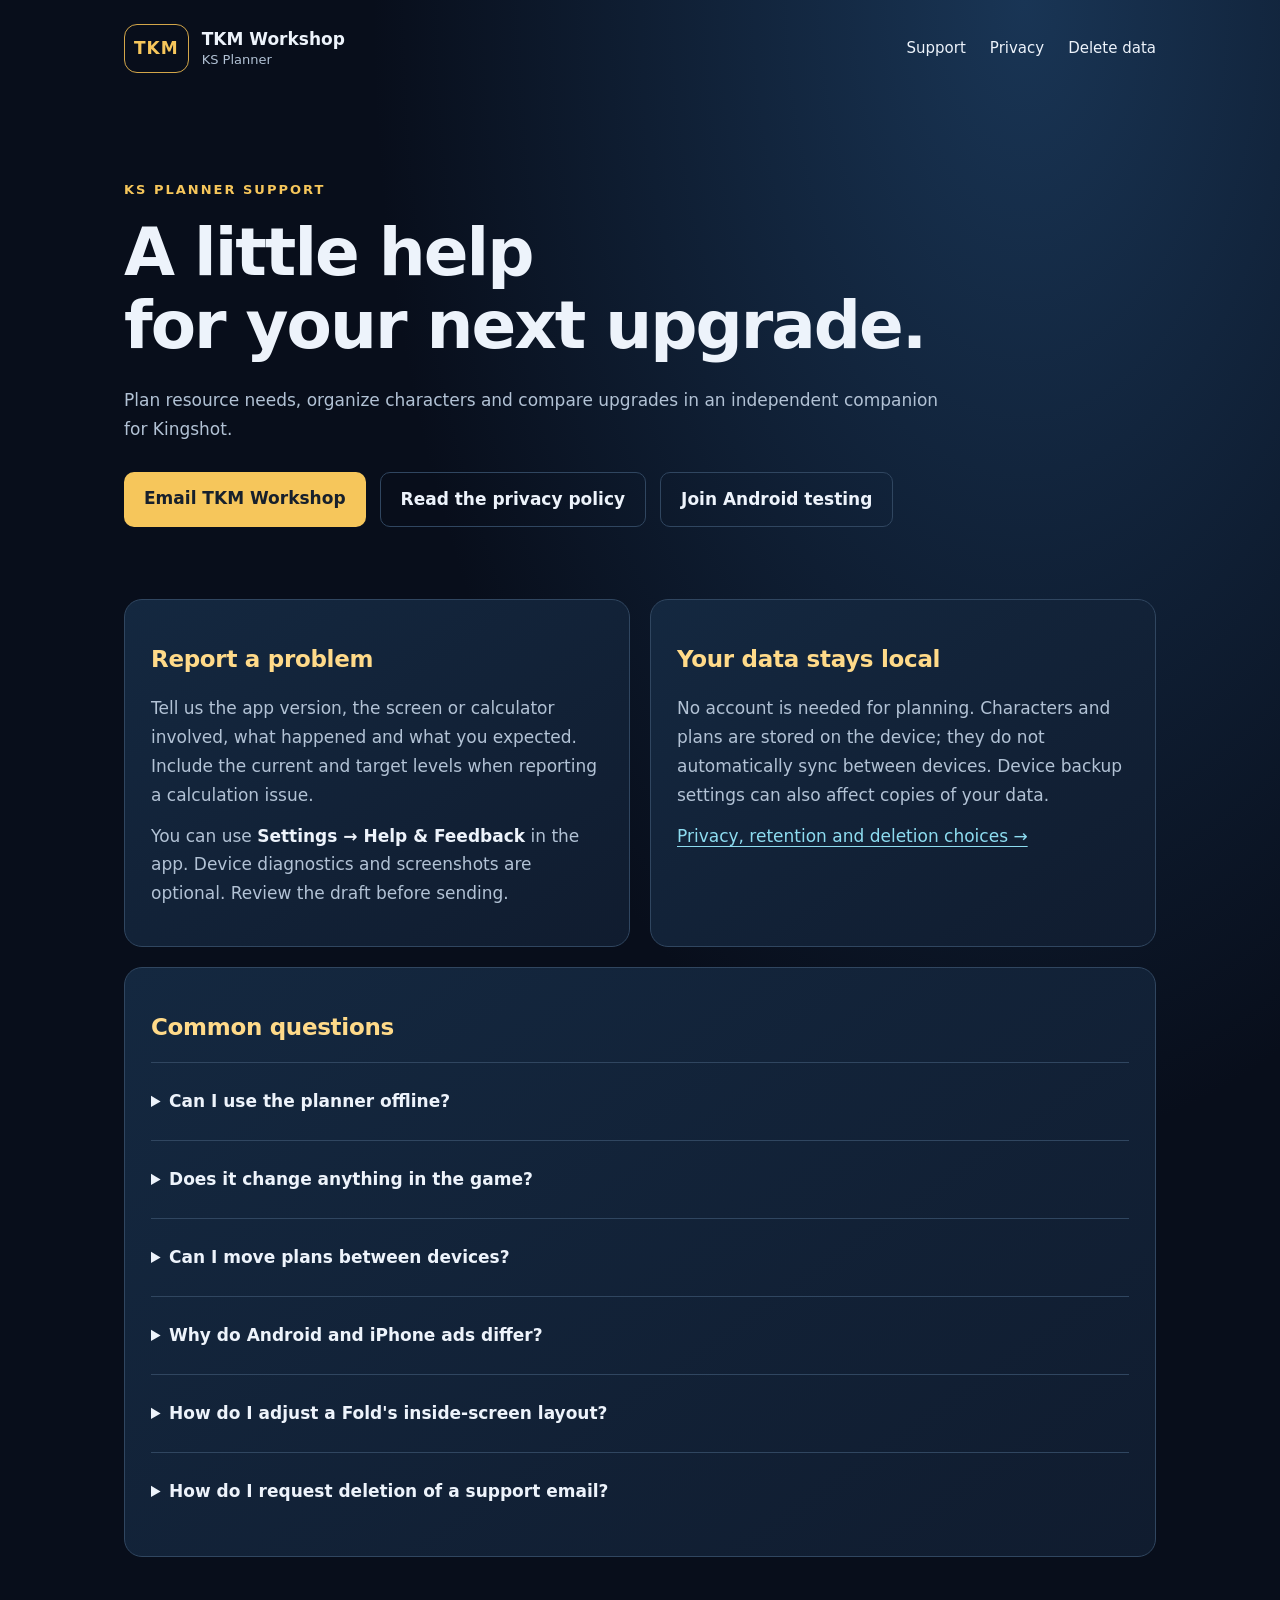
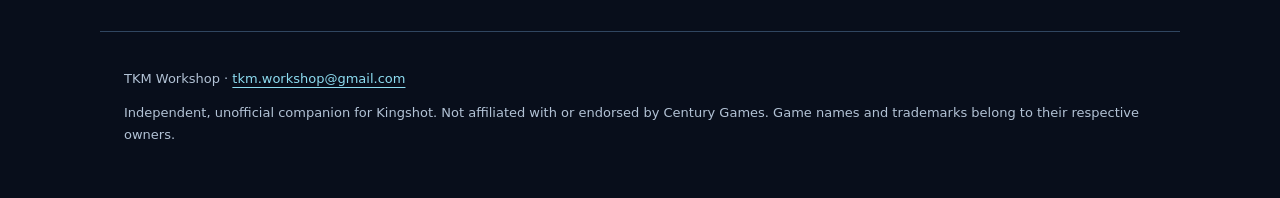
<file: index.html>
<!doctype html>
<html lang="en"><head><meta charset="utf-8"><meta name="viewport" content="width=device-width,initial-scale=1"><title>KS Planner Support · TKM Workshop</title><meta name="description" content="KS Planner support and privacy information from TKM Workshop."><link rel="stylesheet" href="style.css"></head>
<body><header><a class="brand" href="index.html"><span class="monogram">TKM</span><span>TKM Workshop<small>KS Planner</small></span></a><nav aria-label="Main navigation"><a href="index.html">Support</a><a href="privacy.html">Privacy</a><a href="delete-data.html">Delete data</a></nav></header>
<main><div class="intro"><p class="eyebrow">KS Planner support</p><h1>A little help<br>for your next upgrade.</h1><p>Plan resource needs, organize characters and compare upgrades in an independent companion for Kingshot.</p><div class="actions"><a class="button" href="mailto:tkm.workshop@gmail.com?subject=KS%20Planner%20support">Email TKM Workshop</a><a class="button secondary" href="privacy.html">Read the privacy policy</a><a class="button secondary" href="testing.html">Join Android testing</a></div></div>
<div class="grid"><section class="card"><h2>Report a problem</h2><p>Tell us the app version, the screen or calculator involved, what happened and what you expected. Include the current and target levels when reporting a calculation issue.</p><p>You can use <strong>Settings → Help &amp; Feedback</strong> in the app. Device diagnostics and screenshots are optional. Review the draft before sending.</p></section><section class="card"><h2>Your data stays local</h2><p>No account is needed for planning. Characters and plans are stored on the device; they do not automatically sync between devices. Device backup settings can also affect copies of your data.</p><p><a href="privacy.html">Privacy, retention and deletion choices →</a></p></section></div>
<section class="card"><h2>Common questions</h2>
<details><summary>Can I use the planner offline?</summary><p>Yes. The bundled calculators and local plans work offline. Sending feedback, opening an external website and Android advertising require a connection.</p></details>
<details><summary>Does it change anything in the game?</summary><p>No. KS Planner is an independent planning utility. It does not sign in to Kingshot, alter the game or automate gameplay.</p></details>
<details><summary>Can I move plans between devices?</summary><p>Automatic cloud sync and a dedicated plan-transfer feature are not currently available. Do not delete your existing installation expecting its plans to transfer to another device.</p></details>
<details><summary>Why do Android and iPhone ads differ?</summary><p>The current Android app integrates Google AdMob. The current iPhone and iPad build contains no advertising SDK. The privacy policy explains the difference.</p></details>
<details><summary>How do I adjust a Fold's inside-screen layout?</summary><p>On supported Android foldables, choose <strong>Settings → Unfolded layout → Small, Medium or Large</strong>. Medium is the default portrait shape. The outside screen keeps its normal width.</p></details>
<details><summary>How do I request deletion of a support email?</summary><p>Email <a href="mailto:tkm.workshop@gmail.com?subject=KS%20Planner%20privacy%20request">tkm.workshop@gmail.com</a> with enough context to find the message. See the privacy policy for retention and deletion information.</p></details>
</section></main><footer><p>TKM Workshop · <a href="mailto:tkm.workshop@gmail.com">tkm.workshop@gmail.com</a></p><p>Independent, unofficial companion for Kingshot. Not affiliated with or endorsed by Century Games. Game names and trademarks belong to their respective owners.</p></footer></body></html>
</file>
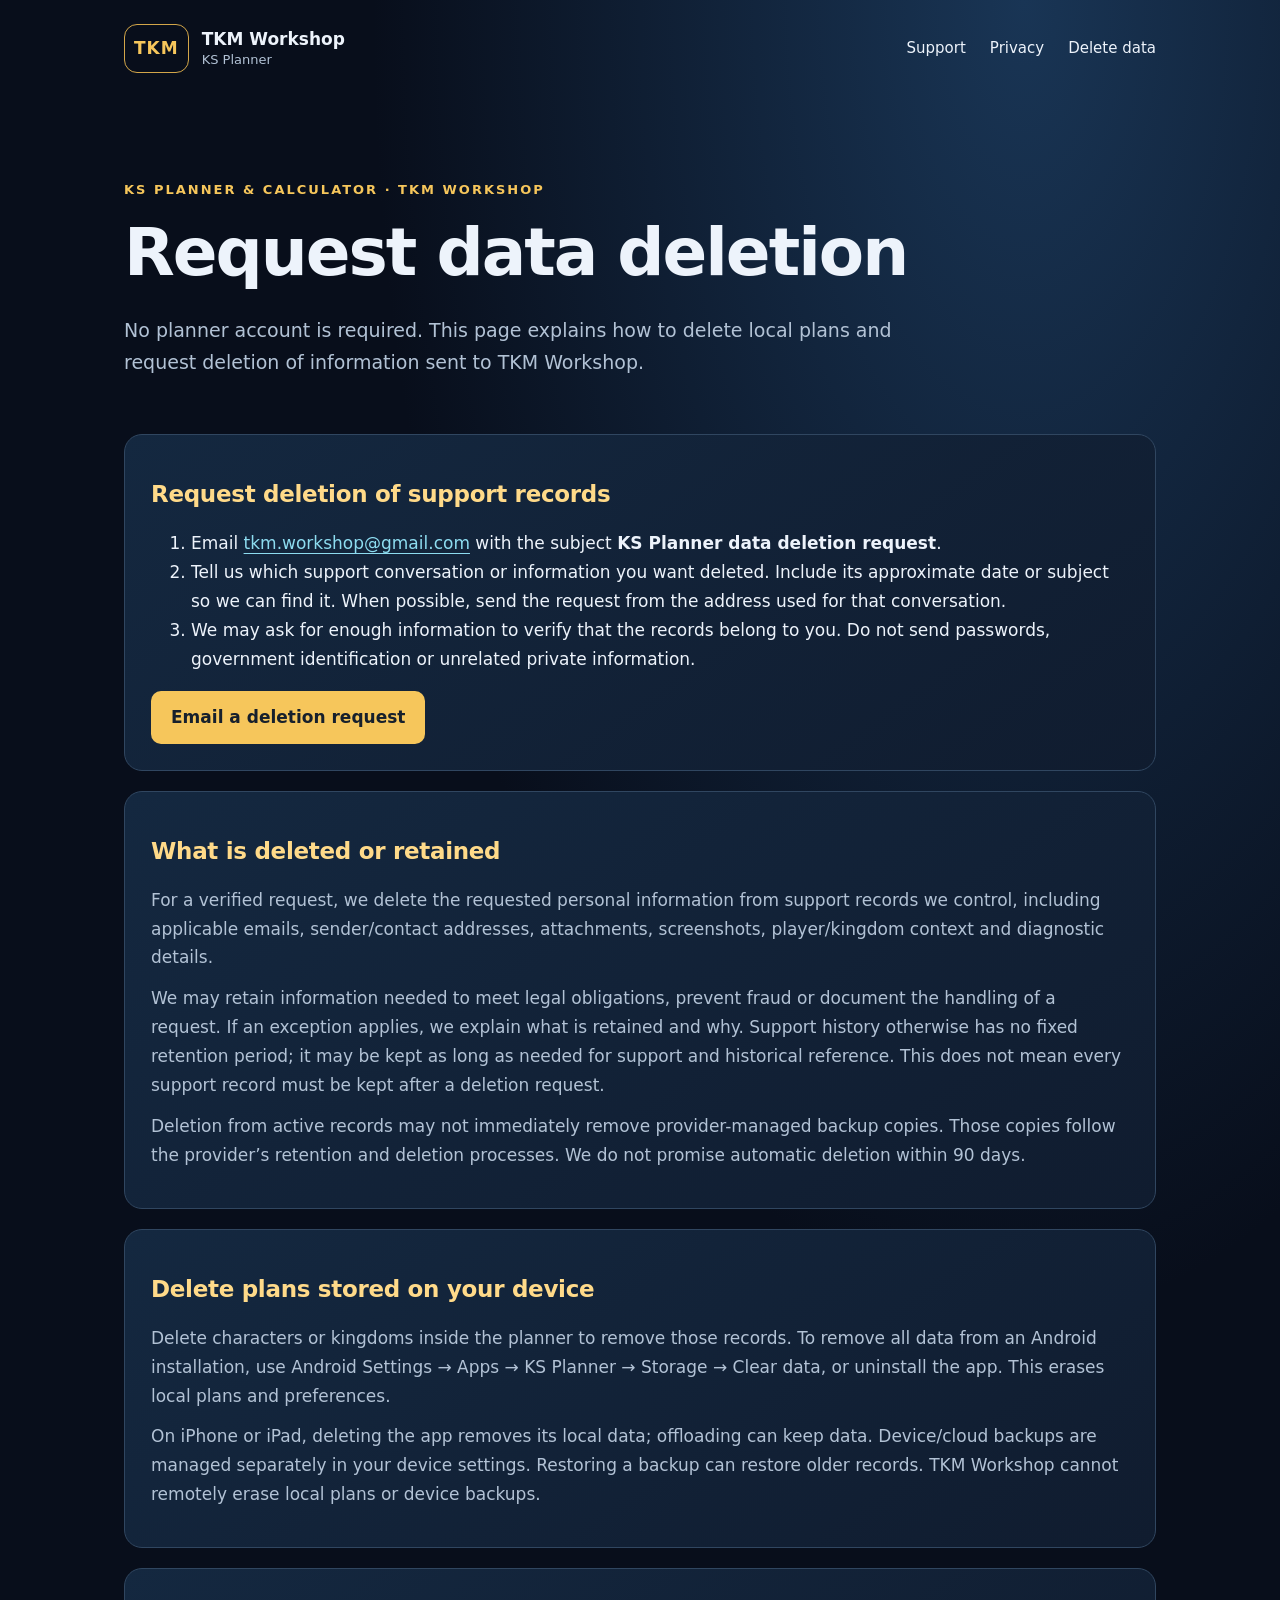
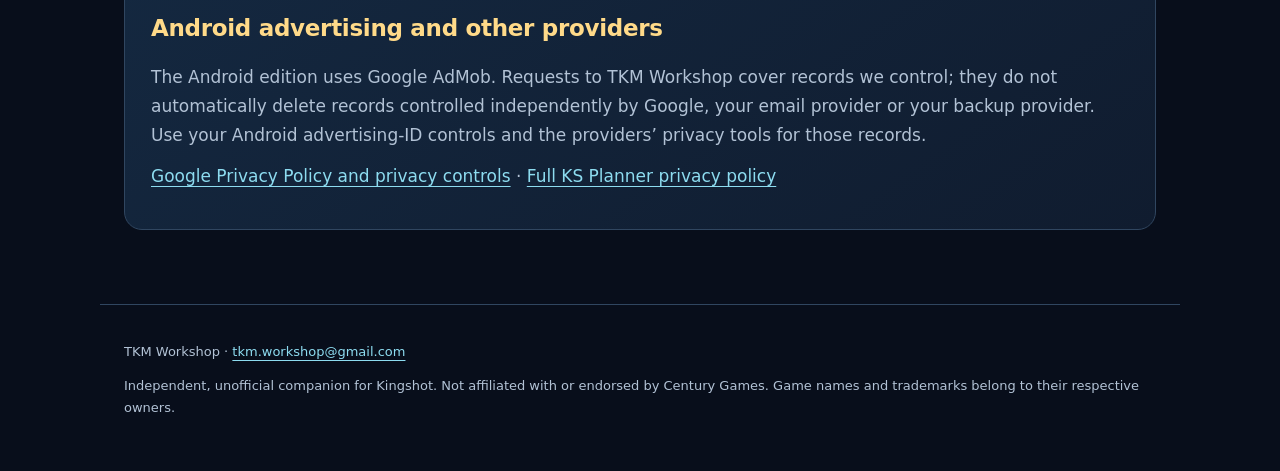
<file: delete-data.html>
<!doctype html>
<html lang="en"><head><meta charset="utf-8"><meta name="viewport" content="width=device-width,initial-scale=1"><title>KS Planner Data Deletion · TKM Workshop</title><meta name="description" content="KS Planner support and privacy information from TKM Workshop."><link rel="stylesheet" href="style.css"></head>
<body><header><a class="brand" href="index.html"><span class="monogram">TKM</span><span>TKM Workshop<small>KS Planner</small></span></a><nav aria-label="Main navigation"><a href="index.html">Support</a><a href="privacy.html">Privacy</a><a href="delete-data.html">Delete data</a></nav></header>
<main><div class="intro"><p class="eyebrow">KS Planner &amp; Calculator · TKM Workshop</p><h1>Request data deletion</h1><p>No planner account is required. This page explains how to delete local plans and request deletion of information sent to TKM Workshop.</p></div>
<section class="card"><h2>Request deletion of support records</h2><ol><li>Email <a href="mailto:tkm.workshop@gmail.com?subject=KS%20Planner%20data%20deletion%20request">tkm.workshop@gmail.com</a> with the subject <strong>KS Planner data deletion request</strong>.</li><li>Tell us which support conversation or information you want deleted. Include its approximate date or subject so we can find it. When possible, send the request from the address used for that conversation.</li><li>We may ask for enough information to verify that the records belong to you. Do not send passwords, government identification or unrelated private information.</li></ol><a class="button" href="mailto:tkm.workshop@gmail.com?subject=KS%20Planner%20data%20deletion%20request">Email a deletion request</a></section>
<section class="card"><h2>What is deleted or retained</h2><p>For a verified request, we delete the requested personal information from support records we control, including applicable emails, sender/contact addresses, attachments, screenshots, player/kingdom context and diagnostic details.</p><p>We may retain information needed to meet legal obligations, prevent fraud or document the handling of a request. If an exception applies, we explain what is retained and why. Support history otherwise has no fixed retention period; it may be kept as long as needed for support and historical reference. This does not mean every support record must be kept after a deletion request.</p><p>Deletion from active records may not immediately remove provider-managed backup copies. Those copies follow the provider’s retention and deletion processes. We do not promise automatic deletion within 90 days.</p></section>
<section class="card"><h2>Delete plans stored on your device</h2><p>Delete characters or kingdoms inside the planner to remove those records. To remove all data from an Android installation, use Android Settings → Apps → KS Planner → Storage → Clear data, or uninstall the app. This erases local plans and preferences.</p><p>On iPhone or iPad, deleting the app removes its local data; offloading can keep data. Device/cloud backups are managed separately in your device settings. Restoring a backup can restore older records. TKM Workshop cannot remotely erase local plans or device backups.</p></section>
<section class="card"><h2>Android advertising and other providers</h2><p>The Android edition uses Google AdMob. Requests to TKM Workshop cover records we control; they do not automatically delete records controlled independently by Google, your email provider or your backup provider. Use your Android advertising-ID controls and the providers’ privacy tools for those records.</p><p><a href="https://policies.google.com/privacy">Google Privacy Policy and privacy controls</a> · <a href="privacy.html">Full KS Planner privacy policy</a></p></section></main><footer><p>TKM Workshop · <a href="mailto:tkm.workshop@gmail.com">tkm.workshop@gmail.com</a></p><p>Independent, unofficial companion for Kingshot. Not affiliated with or endorsed by Century Games. Game names and trademarks belong to their respective owners.</p></footer></body></html>
</file>
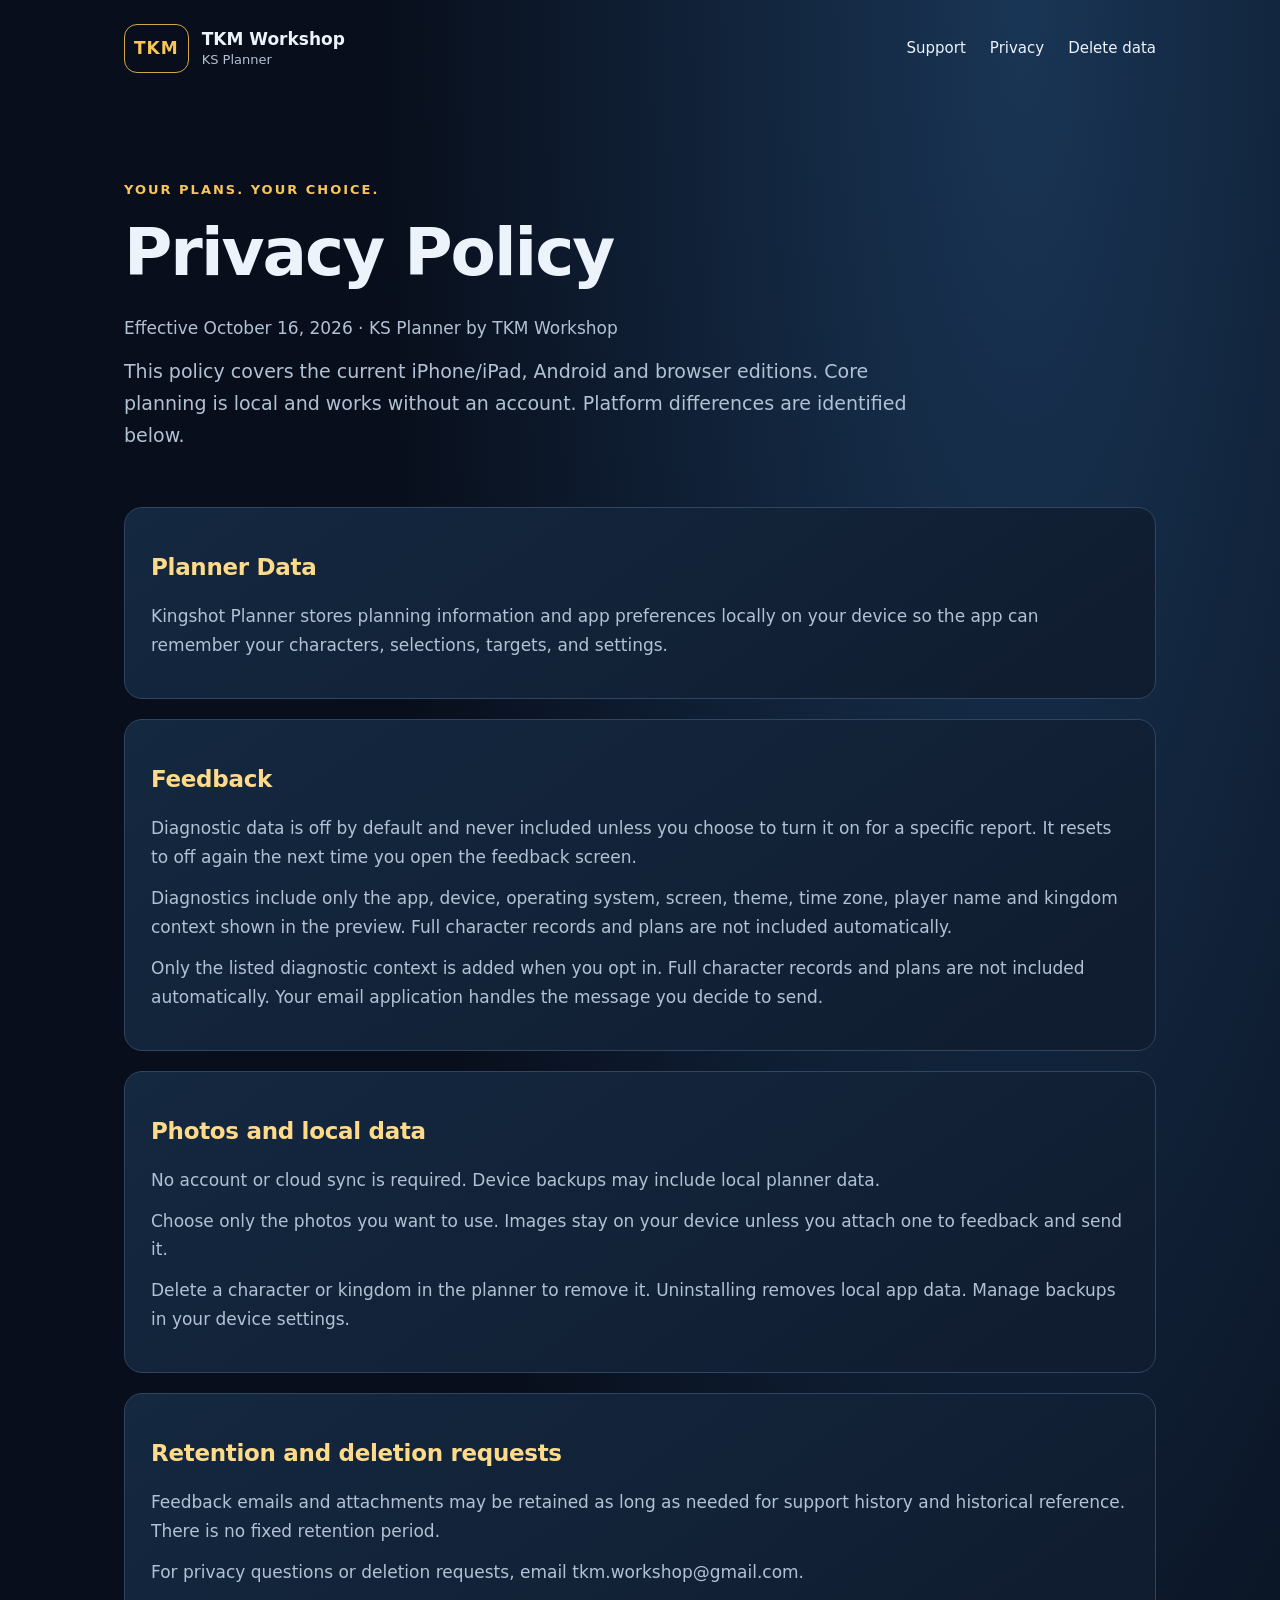
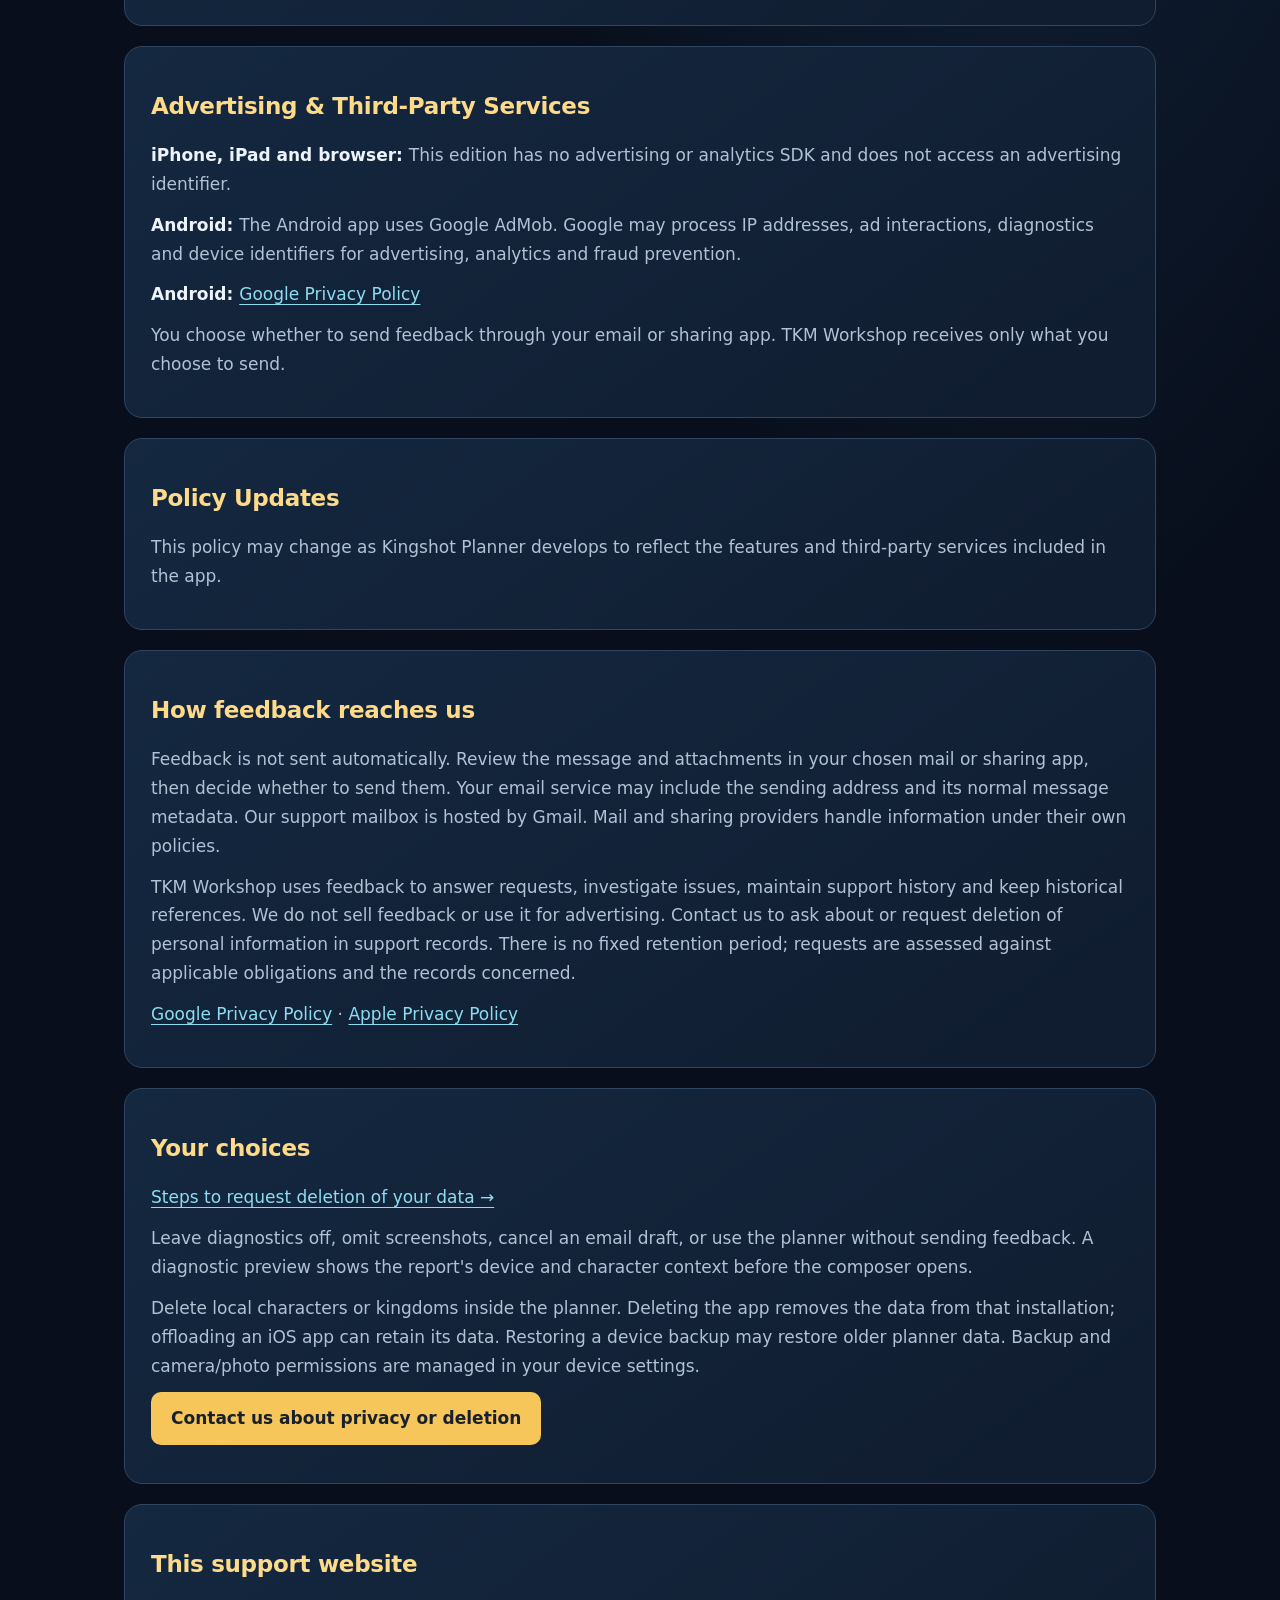
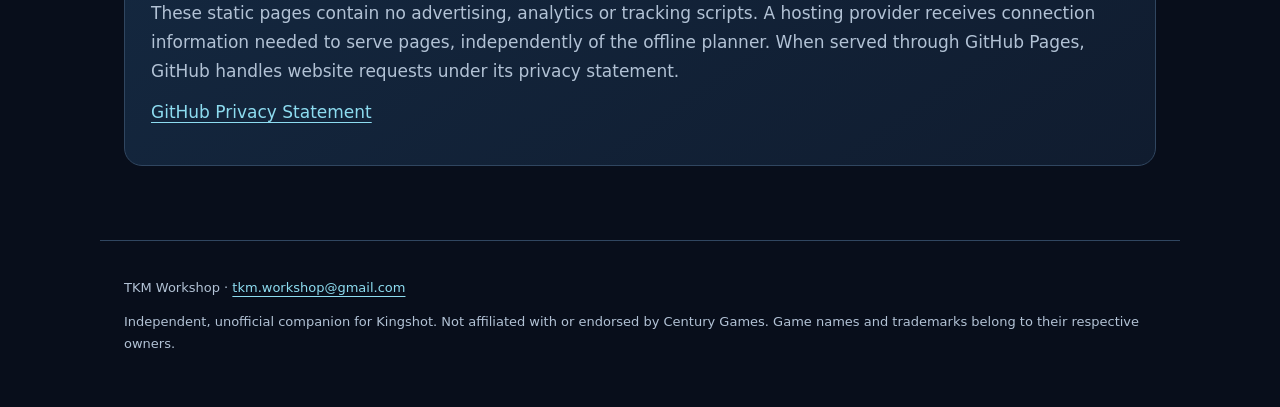
<file: privacy.html>
<!doctype html>
<html lang="en"><head><meta charset="utf-8"><meta name="viewport" content="width=device-width,initial-scale=1"><title>Privacy Policy · TKM Workshop</title><meta name="description" content="KS Planner support and privacy information from TKM Workshop."><link rel="stylesheet" href="style.css"></head>
<body><header><a class="brand" href="index.html"><span class="monogram">TKM</span><span>TKM Workshop<small>KS Planner</small></span></a><nav aria-label="Main navigation"><a href="index.html">Support</a><a href="privacy.html">Privacy</a><a href="delete-data.html">Delete data</a></nav></header>
<main><div class="intro"><p class="eyebrow">Your plans. Your choice.</p><h1>Privacy Policy</h1><p>Effective October 16, 2026 · KS Planner by TKM Workshop</p><p>This policy covers the current iPhone/iPad, Android and browser editions. Core planning is local and works without an account. Platform differences are identified below.</p></div><section class="card"><h2>Planner Data</h2><p>Kingshot Planner stores planning information and app preferences locally on your device so the app can remember your characters, selections, targets, and settings.</p></section><section class="card"><h2>Feedback</h2><p>Diagnostic data is off by default and never included unless you choose to turn it on for a specific report. It resets to off again the next time you open the feedback screen.</p><p>Diagnostics include only the app, device, operating system, screen, theme, time zone, player name and kingdom context shown in the preview. Full character records and plans are not included automatically.</p><p>Only the listed diagnostic context is added when you opt in. Full character records and plans are not included automatically. Your email application handles the message you decide to send.</p></section><section class="card"><h2>Photos and local data</h2><p>No account or cloud sync is required. Device backups may include local planner data.</p><p>Choose only the photos you want to use. Images stay on your device unless you attach one to feedback and send it.</p><p>Delete a character or kingdom in the planner to remove it. Uninstalling removes local app data. Manage backups in your device settings.</p></section><section class="card"><h2>Retention and deletion requests</h2><p>Feedback emails and attachments may be retained as long as needed for support history and historical reference. There is no fixed retention period.</p><p>For privacy questions or deletion requests, email tkm.workshop@gmail.com.</p></section><section class="card"><h2>Advertising &amp; Third-Party Services</h2><p><strong>iPhone, iPad and browser: </strong>This edition has no advertising or analytics SDK and does not access an advertising identifier.</p><p><strong>Android: </strong>The Android app uses Google AdMob. Google may process IP addresses, ad interactions, diagnostics and device identifiers for advertising, analytics and fraud prevention.</p><p><strong>Android: </strong><a href="https://policies.google.com/privacy">Google Privacy Policy</a></p><p>You choose whether to send feedback through your email or sharing app. TKM Workshop receives only what you choose to send.</p></section><section class="card"><h2>Policy Updates</h2><p>This policy may change as Kingshot Planner develops to reflect the features and third-party services included in the app.</p></section>
<section class="card"><h2>How feedback reaches us</h2><p>Feedback is not sent automatically. Review the message and attachments in your chosen mail or sharing app, then decide whether to send them. Your email service may include the sending address and its normal message metadata. Our support mailbox is hosted by Gmail. Mail and sharing providers handle information under their own policies.</p><p>TKM Workshop uses feedback to answer requests, investigate issues, maintain support history and keep historical references. We do not sell feedback or use it for advertising. Contact us to ask about or request deletion of personal information in support records. There is no fixed retention period; requests are assessed against applicable obligations and the records concerned.</p><p><a href="https://policies.google.com/privacy">Google Privacy Policy</a> · <a href="https://www.apple.com/legal/privacy/">Apple Privacy Policy</a></p></section>
<section class="card"><h2>Your choices</h2><p><a href="delete-data.html">Steps to request deletion of your data →</a></p><p>Leave diagnostics off, omit screenshots, cancel an email draft, or use the planner without sending feedback. A diagnostic preview shows the report's device and character context before the composer opens.</p><p>Delete local characters or kingdoms inside the planner. Deleting the app removes the data from that installation; offloading an iOS app can retain its data. Restoring a device backup may restore older planner data. Backup and camera/photo permissions are managed in your device settings.</p><p><a class="button" href="mailto:tkm.workshop@gmail.com?subject=KS%20Planner%20privacy%20request">Contact us about privacy or deletion</a></p></section>
<section class="card"><h2>This support website</h2><p>These static pages contain no advertising, analytics or tracking scripts. A hosting provider receives connection information needed to serve pages, independently of the offline planner. When served through GitHub Pages, GitHub handles website requests under its privacy statement.</p><p><a href="https://docs.github.com/en/site-policy/privacy-policies/github-general-privacy-statement">GitHub Privacy Statement</a></p></section>
</main><footer><p>TKM Workshop · <a href="mailto:tkm.workshop@gmail.com">tkm.workshop@gmail.com</a></p><p>Independent, unofficial companion for Kingshot. Not affiliated with or endorsed by Century Games. Game names and trademarks belong to their respective owners.</p></footer></body></html>
</file>
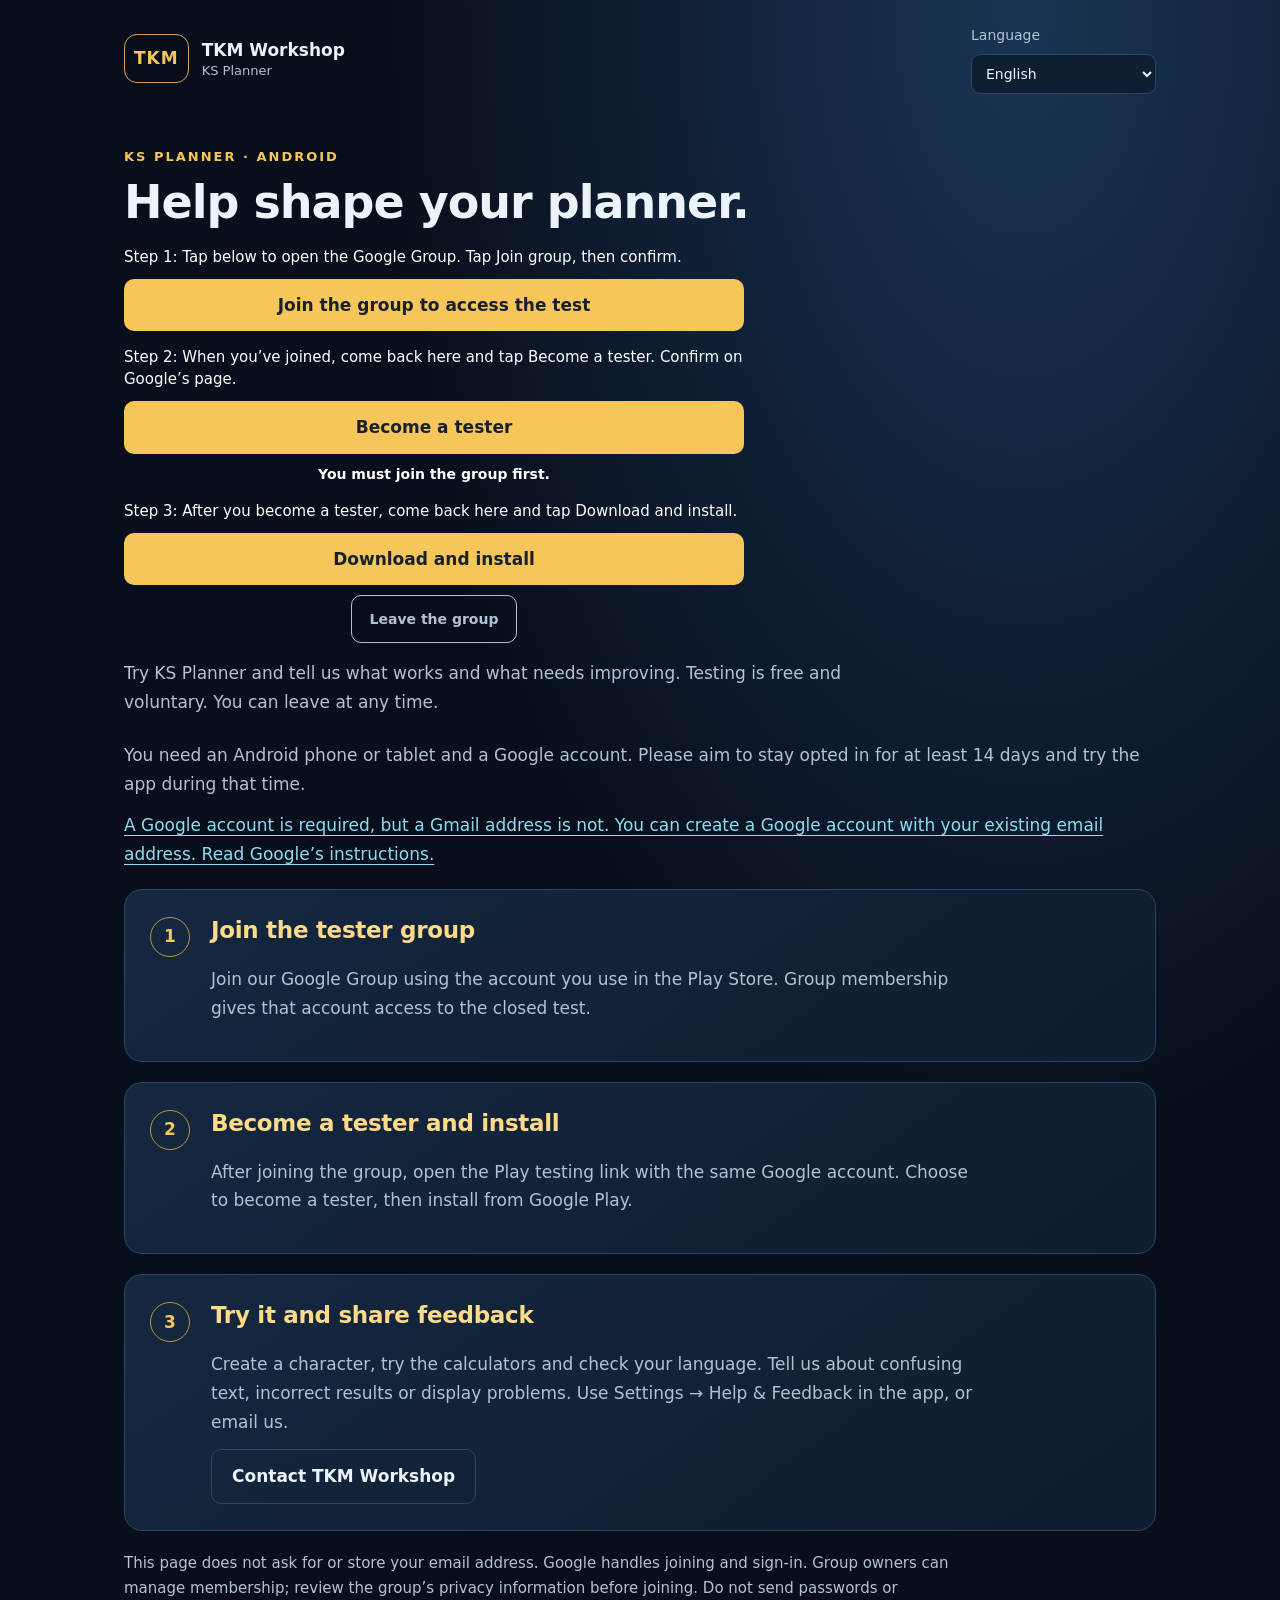
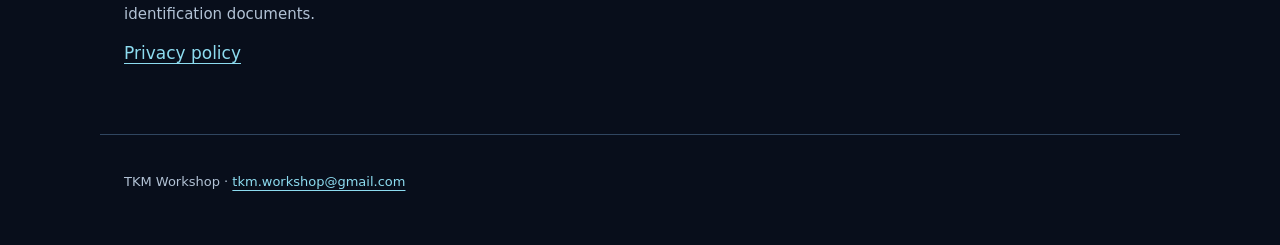
<file: testing.html>
<!doctype html>
<html lang="en">
<head>
  <meta charset="utf-8">
  <meta name="viewport" content="width=device-width, initial-scale=1">
  <meta name="description" content="Volunteer to test KS Planner for Android by TKM Workshop.">
  <title>Test KS Planner · TKM Workshop</title>
  <link rel="stylesheet" href="style.css">
  <style>
    .language{display:grid;gap:6px;min-width:185px;font-size:14px;color:var(--muted)}
    select{width:100%;font:inherit;color:var(--text);background:var(--panel);border:1px solid var(--line);border-radius:9px;padding:10px}
    select:focus-visible{outline:3px solid var(--gold);outline-offset:3px}
    .intro{padding:4px 0 12px}.intro .eyebrow{margin:0 0 8px}.intro h1{max-width:820px;font-size:clamp(28px,4vw,46px);line-height:1.15;letter-spacing:-1px;margin:8px 0 18px}.intro>p:last-child{font-size:17px;margin:16px 0 0;max-width:720px}.join-action{display:block;width:max-content;max-width:100%;text-align:center}.steps{counter-reset:step}
    .step{position:relative;padding-inline-start:86px;counter-increment:step}
    .step:before{content:counter(step);position:absolute;inset-inline-start:25px;top:27px;width:38px;height:38px;display:grid;place-items:center;border:1px solid #bb9243;color:var(--gold);border-radius:50%;font-weight:750}
    .step h2{margin-top:0}.step p{max-width:770px}.button[aria-disabled="true"]{opacity:.55;cursor:default}
    .status{padding:16px 20px;border-inline-start:3px solid var(--gold);background:#19283b;border-radius:0 10px 10px 0}
    .privacy{font-size:15px;max-width:850px}.brand{flex-shrink:0}
    .signup-actions{display:grid;gap:10px;max-width:620px}.signup-actions .button{width:100%;text-align:center}.button[aria-disabled="true"]{opacity:1;border:1px dashed var(--gold);background:var(--panel);color:var(--muted)}.signup-actions .leave-action{display:inline-flex;align-items:center;justify-content:center;line-height:1.4;width:auto;justify-self:center;padding:8px 18px;font-size:14px;background:transparent;border:1px solid var(--muted);color:var(--muted)}.step-hint{margin:6px 0 0;font-size:15px;line-height:1.45;color:#fff}.step-hint:first-child{margin-top:0}#install-prerequisite{text-align:center;font-weight:700;color:#fff;margin:0}.join-note{font-size:14px;margin:8px 0 0;line-height:1.5}
    @media(max-width:650px){header{align-items:center;gap:12px;padding:14px 20px}.brand{font-size:14px;gap:9px}.brand small{font-size:12px}.monogram{padding:8px 6px;border-radius:10px;font-size:12px;letter-spacing:.5px}.language{min-width:0;flex:1;max-width:140px;gap:4px;font-size:12px}.language select{min-width:0;max-width:100%;font-size:14px;padding:9px 7px}main{padding-top:12px}.join-action{width:100%}.step{padding-inline-start:68px}.step:before{inset-inline-start:16px;top:22px;width:32px;height:32px}}
    @media(prefers-reduced-motion:reduce){*{scroll-behavior:auto!important}}
  </style>
  <script src="testing.js?v=20261018-relabel1" defer></script>
</head>
<body>
  <header>
    <a class="brand" href="index.html"><span class="monogram">TKM</span><span>TKM Workshop<small>KS Planner</small></span></a>
    <label class="language"><span id="language-label">Language</span><select id="language" aria-labelledby="language-label"></select></label>
  </header>
  <main>
    <div class="intro"><p class="eyebrow">KS Planner · Android</p><h1 data-copy="title">Help shape your planner.</h1><div class="signup-actions"><p class="step-hint" id="step1-note" data-copy="step1">Step 1: Tap below to open the Google Group. Tap Join group, then confirm.</p><a class="button join-action" id="group-link" target="_blank" rel="noopener" aria-describedby="step1-note" aria-disabled="true" data-copy="continue">Join the group to access the test</a><p class="step-hint" id="step2-note" data-copy="step2">Step 2: When you’ve joined, come back here and tap Become a tester. Confirm on Google’s page.</p><a class="button" id="test-link" aria-describedby="step2-note install-prerequisite" aria-disabled="true" data-copy="play">Become a tester</a><p class="join-note" id="install-prerequisite" data-copy="prerequisite">You must join the group first.</p><p class="step-hint" id="step3-note" data-copy="step3">Step 3: After you become a tester, come back here and tap Download and install.</p><a class="button" id="play-link" aria-describedby="step3-note" aria-disabled="true" data-copy="download">Download and install</a><a class="button leave-action" id="leave-link" target="_blank" rel="noopener" aria-disabled="true" data-copy="leave">Leave the group</a></div><p class="status" id="enrollment-status" role="status" data-copy="pending">Tester enrollment is being prepared. The joining links will appear here when setup is complete.</p><p data-copy="intro">Try KS Planner and tell us what works and what needs improving. Testing is free and voluntary. You can leave at any time.</p></div>
    <p data-copy="requirements">You need an Android phone or tablet and a Google account. Please aim to stay opted in for at least 14 days and try the app during that time.</p>
    <p><a href="https://support.google.com/accounts/answer/27441" data-copy="account">A Google account is required, but a Gmail address is not. You can create a Google account with your existing email address. Read Google’s instructions.</a></p>
    <div class="steps">
      <section class="card step"><h2 data-copy="join">Join the tester group</h2><p data-copy="groupHelp">Join our Google Group using the account you use in the Play Store. Group membership gives that account access to the closed test.</p></section>
      <section class="card step"><h2 data-copy="install">Become a tester and install</h2><p data-copy="testHelp">After joining the group, open the Play testing link with the same Google account. Choose to become a tester, then install from Google Play.</p></section>
      <section class="card step"><h2 data-copy="try">Try it and share feedback</h2><p data-copy="tryHelp">Create a character, try the calculators and check your language. Tell us about confusing text, incorrect results or display problems. Use Settings → Help & Feedback in the app, or email us.</p><a class="button secondary" href="mailto:tkm.workshop@gmail.com?subject=KS%20Planner%20testing%20feedback" data-copy="help">Contact TKM Workshop</a></section>
    </div>
    <p class="privacy" data-copy="privacy">This page does not ask for or store your email address. Google handles joining and sign-in. Group owners can manage membership; review the group’s privacy information before joining. Do not send passwords or identification documents.</p>
    <p><a href="privacy.html" data-copy="policy">Privacy policy</a></p>
    <noscript><p>Enable JavaScript for language selection. Tester enrollment is still being prepared. Contact tkm.workshop@gmail.com for help.</p></noscript>
  </main>
  <footer><p>TKM Workshop · <a href="mailto:tkm.workshop@gmail.com">tkm.workshop@gmail.com</a></p></footer>
</body>
</html>
</file>
<file: style.css>
:root{color-scheme:dark;--bg:#080e1b;--panel:#101e32;--text:#edf3fb;--muted:#b2c2d5;--gold:#f6c65b;--line:#304660}*{box-sizing:border-box}body{margin:0;background:radial-gradient(ellipse at 80% 0,#193555 0,transparent 45%),var(--bg);color:var(--text);font:17px/1.7 system-ui,-apple-system,BlinkMacSystemFont,"Segoe UI",sans-serif}a{color:#8ddcf0;text-underline-offset:4px}a:hover{color:#fff}a:focus-visible,summary:focus-visible{outline:3px solid var(--gold);outline-offset:5px}header,main,footer{max-width:1080px;margin:auto;padding:24px}header{display:flex;align-items:center;justify-content:space-between;gap:20px}.brand{display:flex;gap:13px;align-items:center;text-decoration:none;color:var(--text);font-weight:750;line-height:1.35}.brand small{display:block;font-size:13px;color:var(--muted);font-weight:500}.monogram{border:1px solid #d3a649;border-radius:13px;padding:12px 9px;color:var(--gold);font-size:17px;letter-spacing:1px}nav{display:flex;gap:24px}nav a{color:var(--text);text-decoration:none;font-size:15px}.intro{padding:46px 0 24px;max-width:820px}.eyebrow{text-transform:uppercase;font-size:13px;font-weight:750;letter-spacing:2px;color:var(--gold)}h1{font-size:clamp(38px,6vw,66px);letter-spacing:-2px;line-height:1.1;margin:16px 0 24px}h2{font-size:23px;letter-spacing:-.3px;line-height:1.3;color:#ffda89}p{color:var(--muted);margin:12px 0}.intro>p:last-child{font-size:19px}.actions{display:flex;flex-wrap:wrap;gap:14px;margin:28px 0}.button{display:inline-block;min-height:48px;padding:12px 20px;background:var(--gold);color:#17202c;border-radius:10px;text-decoration:none;font-weight:750}.button:hover{background:#ffdc88;color:#080e1b}.button.secondary{border:1px solid var(--line);background:transparent;color:var(--text)}.grid{display:grid;grid-template-columns:1fr 1fr;gap:20px}.card{background:linear-gradient(145deg,#142840,#101c2f);border:1px solid var(--line);border-radius:18px;padding:26px;margin:20px 0}.grid .card{margin:20px 0 0}details{border-top:1px solid var(--line);padding:16px 0}summary{cursor:pointer;min-height:44px;display:list-item;font-weight:650;padding:8px 0}details p{padding-left:18px}footer{border-top:1px solid var(--line);margin-top:30px;font-size:13px;padding-bottom:40px}strong{color:var(--text)}@media(max-width:650px){header,main,footer{padding:20px}.intro{padding-top:24px}.grid{grid-template-columns:1fr;gap:0}.card{padding:21px}.grid .card{margin-top:18px}h1{letter-spacing:-1px}nav{gap:16px}.brand{font-size:15px}.button{width:100%;text-align:center}.intro p{font-size:17px}}
</file>
